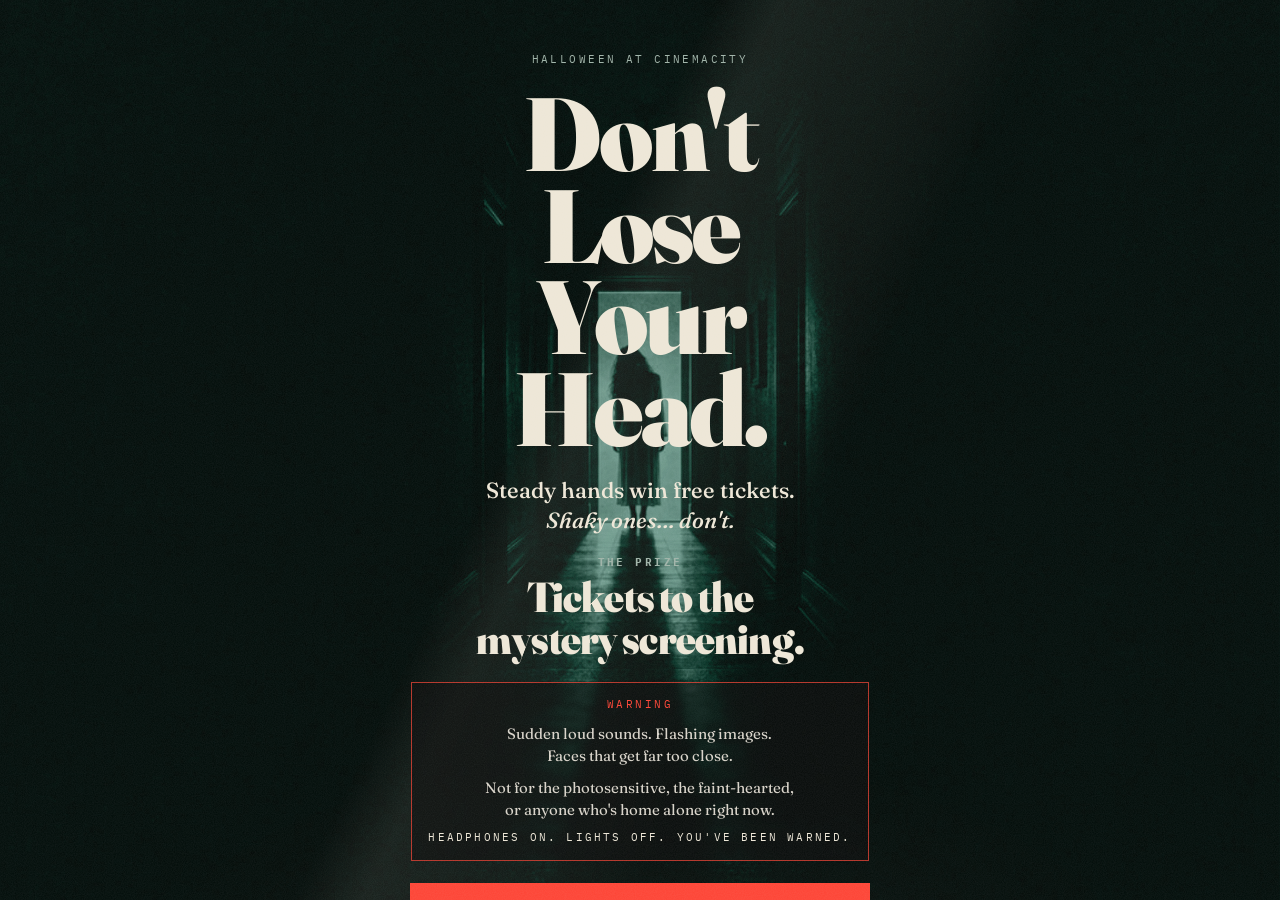
<file: index.html>
<!doctype html>
<html lang="en">
<head>
<meta charset="utf-8">
<meta name="viewport" content="width=device-width, initial-scale=1, viewport-fit=cover, user-scalable=no, maximum-scale=1">
<meta name="theme-color" content="#0C3E30">
<meta name="description" content="A steady-hand web game. Each level is harder than the last. Touch a wall and something comes for you.">
<!-- Link preview (WhatsApp, iMessage, X). og:image must be an ABSOLUTE url: update the domain when the game is hosted. -->
<meta property="og:type" content="website">
<meta property="og:site_name" content="Halloween at Cinemacity">
<meta property="og:title" content="Don't Lose Your Head — steady hands win free tickets">
<meta property="og:description" content="Three levels. Don't touch the walls. Beat my time and win tickets to Cinemacity's mystery screening.">
<meta property="og:url" content="https://dcallen92.github.io/dont-lose-your-head/">
<meta property="og:image" content="https://dcallen92.github.io/dont-lose-your-head/assets/og-image.jpg">
<meta property="og:image:width" content="1200">
<meta property="og:image:height" content="630">
<meta name="twitter:card" content="summary_large_image">
<meta name="twitter:title" content="Don't Lose Your Head — steady hands win free tickets">
<meta name="twitter:image" content="https://dcallen92.github.io/dont-lose-your-head/assets/og-image.jpg">
<title>Don't Lose Your Head — Halloween at Cinemacity</title>
<link rel="preconnect" href="https://fonts.googleapis.com">
<link rel="preconnect" href="https://fonts.gstatic.com" crossorigin>
<link href="https://fonts.googleapis.com/css2?family=Fraunces:ital,opsz,wght@0,9..144,500;0,9..144,900;1,9..144,500&family=IBM+Plex+Mono:wght@400;500&display=swap" rel="stylesheet">
<link rel="stylesheet" href="css/style.css">
</head>
<body>

<div id="grain" aria-hidden="true"></div>

<!-- LANDING -->
<section class="screen active" id="s-landing">
  <div id="landing-bg" aria-hidden="true"></div>
  <div class="beam"></div>
  <div class="wrap center landing">
    <p class="label">Halloween at Cinemacity</p>
    <h1 class="title">Don't<br>Lose<br>Your Head.</h1>
    <p class="lede">Steady hands win free tickets.<br><span class="shaky">Shaky ones… don't.</span></p>
    <p class="prize"><span class="label">The prize</span>Tickets to the<br>mystery screening.</p>
    <div class="warn">
      <p class="label">Warning</p>
      <p>Sudden loud sounds. Flashing images.<br>Faces that get far too close.</p>
      <p>Not for the photosensitive, the faint-hearted,<br>or anyone who's home alone right now.</p>
      <p class="warn-cta">Headphones on. Lights off. You've been warned.</p>
    </div>
    <button class="btn primary" id="btn-begin">I'm in</button>
    <p class="loading label" id="loadstate">Preloading the dark…</p>
    <div id="vu-wrap" aria-hidden="true"><i id="vu"></i></div>
    <div class="settings">
      <label class="toggle"><input type="checkbox" id="opt-sound" checked><span>Ambient sound</span></label>
      <label class="toggle"><input type="checkbox" id="opt-offset" checked><span>Cursor above fingertip (mobile)</span></label>
    </div>
  </div>
</section>

<!-- HOW TO PLAY -->
<section class="screen" id="s-howto">
  <div class="wrap center">
    <canvas id="hint" width="300" height="200"></canvas>
    <h2 class="h2">Start on the light.<br>Don't touch the walls.<br>Don't look back.</h2>
    <p class="label" id="howto-touch">On a phone the red dot floats above your fingertip, so your finger never hides the path.</p>
  </div>
</section>

<!-- LEVEL CARD -->
<section class="screen black" id="s-card">
  <div class="wrap center">
    <p class="label" id="card-label">Level 1</p>
    <h2 class="h2" id="card-title">The Hallway</h2>
  </div>
</section>

<!-- GAME -->
<section class="screen" id="s-game">
  <div id="level-plate" aria-hidden="true"></div>
  <header id="hud">
    <span class="label" id="hud-level">LEVEL 01 · THE HALLWAY</span>
    <span id="hud-timer"></span>
  </header>
  <div id="progress"><i id="progress-fill"></i></div>
  <div id="board-wrap"><canvas id="board"></canvas></div>
  <p class="label hint" id="hud-hint">Hover the light to start</p>
</section>

<!-- JUMP SCARE -->
<div id="s-scare" aria-hidden="true">
  <img id="scare-img" alt="">
</div>

<!-- LOSE -->
<section class="screen" id="s-lose">
  <div class="wrap center">
    <h2 class="title sm">You lost<br>your head.</h2>
    <p class="lede">You're scared person <strong id="lose-count">#1,204</strong>.<br>You made it to <span id="lose-level">Level 1</span>.</p>
    <p class="label">Only those who clear all three levels enter the draw.</p>
    <div class="stack">
      <button class="btn primary" data-act="again">Play again</button>
      <button class="btn" data-act="share">Share</button>
    </div>
  </div>
</section>

<!-- WIN -->
<section class="screen spotlight" id="s-win">
  <div class="wrap center">
    <h2 class="title sm">…You kept<br>your head?</h2>
    <p class="label">Your time · all three levels</p>
    <p class="time" id="win-time">0:00.00</p>
    <p class="lede">Bonus entry unlocked.<br>See you in the dark.</p>
    <div class="stack">
      <button class="btn primary" data-act="board">Join the leaderboard</button>
      <button class="btn" data-act="enter">Enter the draw</button>
      <button class="btn" data-act="share">Share</button>
      <button class="btn" data-act="again">Play again</button>
    </div>
    <p class="label closed-note">The draw is closed. The game isn't.</p>
  </div>
</section>

<!-- LEADERBOARD -->
<section class="screen scroll" id="s-board">
  <div class="wrap center">
    <p class="label">The steadiest hands</p>
    <h2 class="h2">Leaderboard</h2>
    <p class="time sm" id="board-time">0:00.00</p>
    <form id="board-form" class="board-form">
      <input name="name" type="text" maxlength="18" placeholder="Your name" autocomplete="nickname" required>
      <button class="btn primary" type="submit">Save my time</button>
    </form>
    <p class="label" id="board-rank"></p>
    <ol id="board-list"></ol>
    <p class="label" id="board-scope"></p>
    <div class="stack">
      <button class="btn primary" data-act="enter">Enter the draw</button>
      <button class="btn" data-act="share">Challenge a friend</button>
      <button class="btn" data-act="again">Play again</button>
    </div>
  </div>
</section>

<!-- ENTRY FORM -->
<section class="screen scroll" id="s-form">
  <div class="wrap">
    <p class="label">The draw · 10 pairs of tickets</p>
    <h2 class="h2">Brave enough to come?<br>Enter the draw.</h2>
    <form id="entry" novalidate>
      <label>Full name<input name="name" type="text" autocomplete="name" required></label>
      <label>Email<input name="email" type="email" autocomplete="email" required></label>
      <label>Mobile (UAE)<input name="mobile" type="tel" inputmode="tel" placeholder="05x xxx xxxx" autocomplete="tel" required></label>
      <label>Preferred cinema<select name="cinema" required></select></label>
      <label>Preferred night<select name="night" required></select></label>
      <label>Instagram handle <span class="opt">(optional)</span><input name="instagram" type="text" placeholder="@"></label>
      <label class="check"><input name="terms" type="checkbox" required><span>I accept the <a id="terms-link" href="#terms" target="_blank" rel="noopener">terms &amp; conditions</a> and the <a id="privacy-link" href="#privacy" target="_blank" rel="noopener">privacy notice</a>.</span></label>
      <label class="check"><input name="marketing" type="checkbox"><span>Keep me posted on Cinemacity screenings and offers.</span></label>
      <div id="turnstile"></div>
      <input type="hidden" name="level" value="">
      <input type="hidden" name="bonus" value="0">
      <input type="hidden" name="utm" value="">
      <p class="error label" id="form-error"></p>
      <button class="btn primary" type="submit">Enter the draw</button>
      <button class="btn" type="button" data-act="back">Back</button>
    </form>
  </div>
</section>

<!-- THANK YOU -->
<section class="screen" id="s-thanks">
  <div class="wrap center">
    <h2 class="title sm">You're in.</h2>
    <p class="lede">Winners hear from us on 29 Oct.<br>Now send this to the friend who'd scream loudest.</p>
    <div class="stack">
      <button class="btn primary" data-act="share">Share</button>
      <button class="btn" data-act="again">Play again</button>
      <a class="btn" id="book-link" href="#" target="_blank" rel="noopener">Book a seat anyway</a>
    </div>
  </div>
</section>

<!-- ROTATE -->
<section class="screen" id="s-rotate">
  <div class="wrap center">
    <h2 class="h2">Rotate your phone.</h2>
    <p class="label">The dark is taller than it is wide.</p>
  </div>
</section>

<!-- SHARE SHEET -->
<div id="s-share" role="dialog" aria-label="Share">
  <div class="sheet">
    <p class="label" id="share-status">Link copied.</p>
    <h3 class="h2">Send it to the friend<br>who'd scream loudest.</h3>
    <p class="share-link" id="share-link"></p>
    <div class="share-grid">
      <a class="btn" id="sh-wa" target="_blank" rel="noopener">WhatsApp</a>
      <a class="btn" id="sh-tg" target="_blank" rel="noopener">Telegram</a>
      <a class="btn" id="sh-x" target="_blank" rel="noopener">X</a>
      <a class="btn" id="sh-mail">Email</a>
      <button class="btn" id="sh-copy" type="button">Copy link</button>
      <button class="btn" id="sh-story" type="button">Save story image</button>
    </div>
    <button class="btn primary" id="sh-native" type="button">More options…</button>
    <button class="btn ghost" id="sh-close" type="button">Close</button>
  </div>
</div>
<canvas id="sharecard" width="1080" height="1920" hidden></canvas>

<script src="js/config.js"></script>
<script src="levels/levels.js"></script>
<script src="js/game.js"></script>
</body>
</html>
</file>
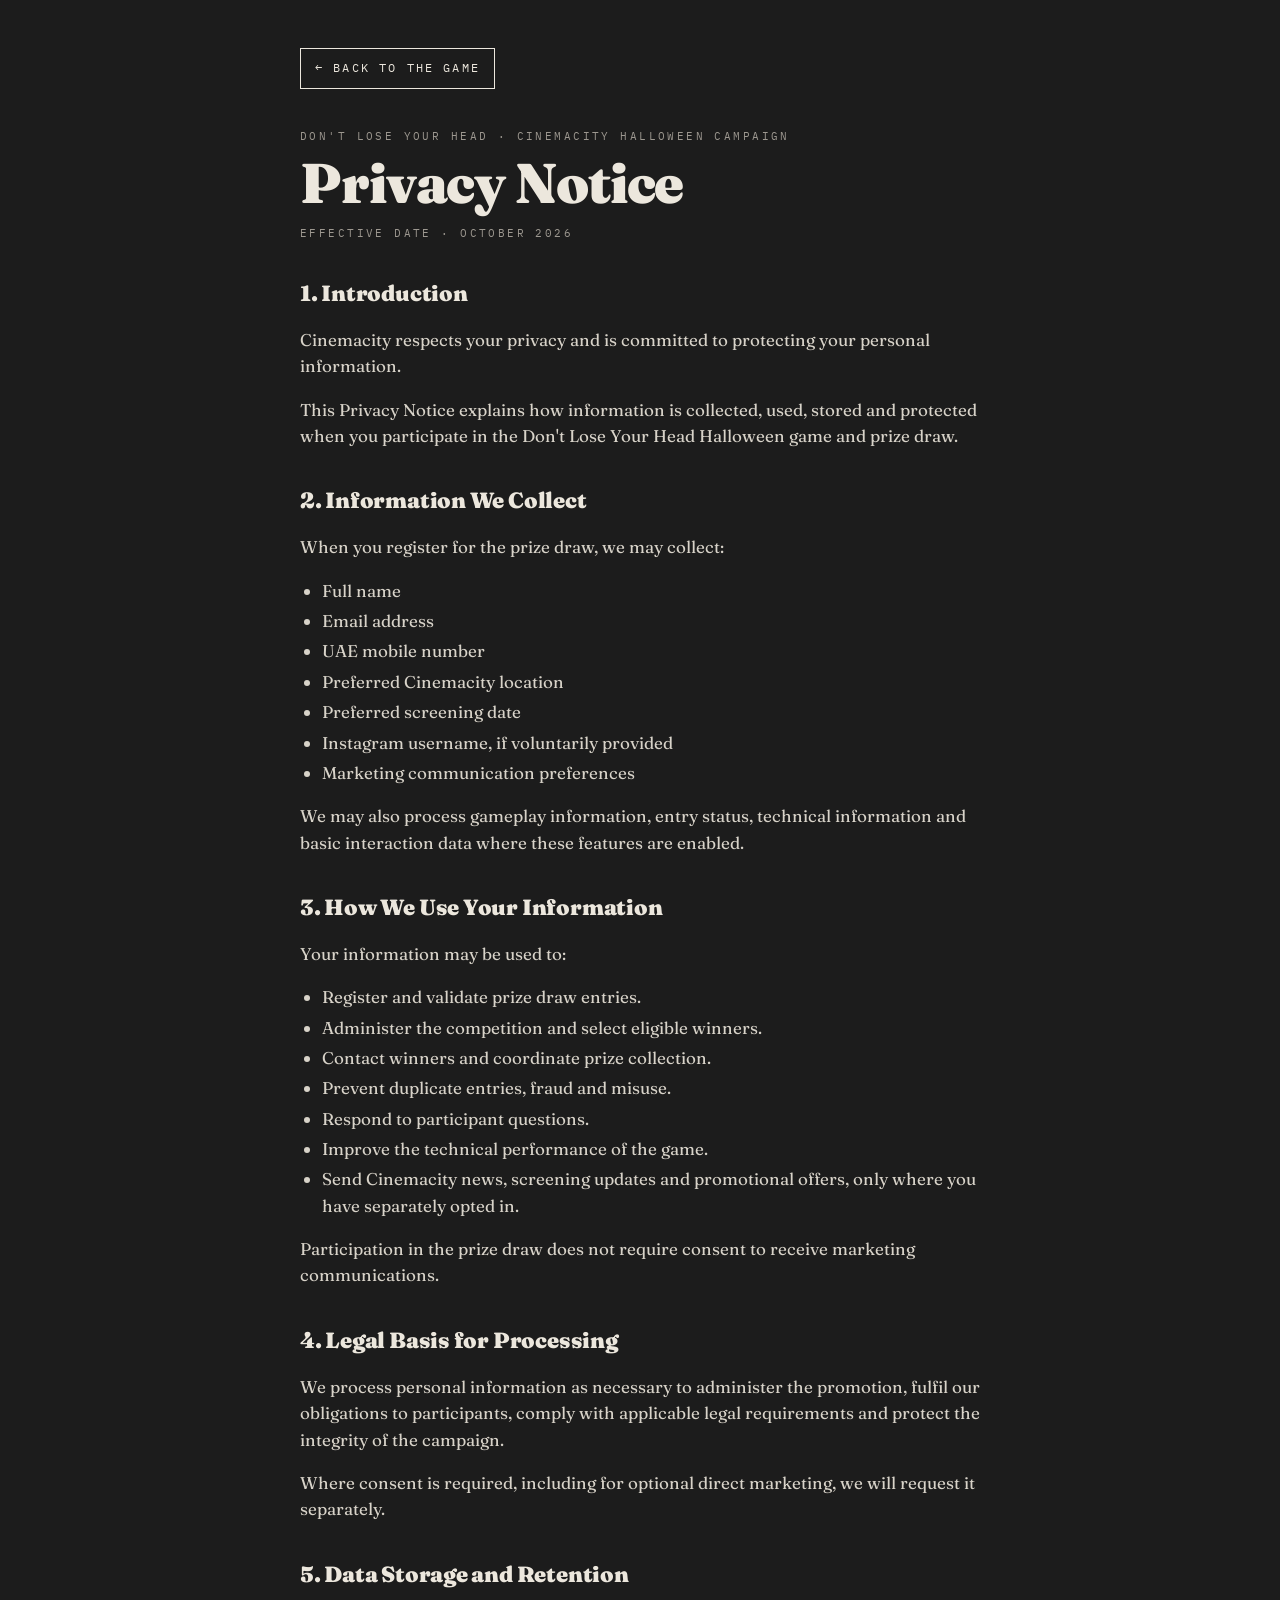
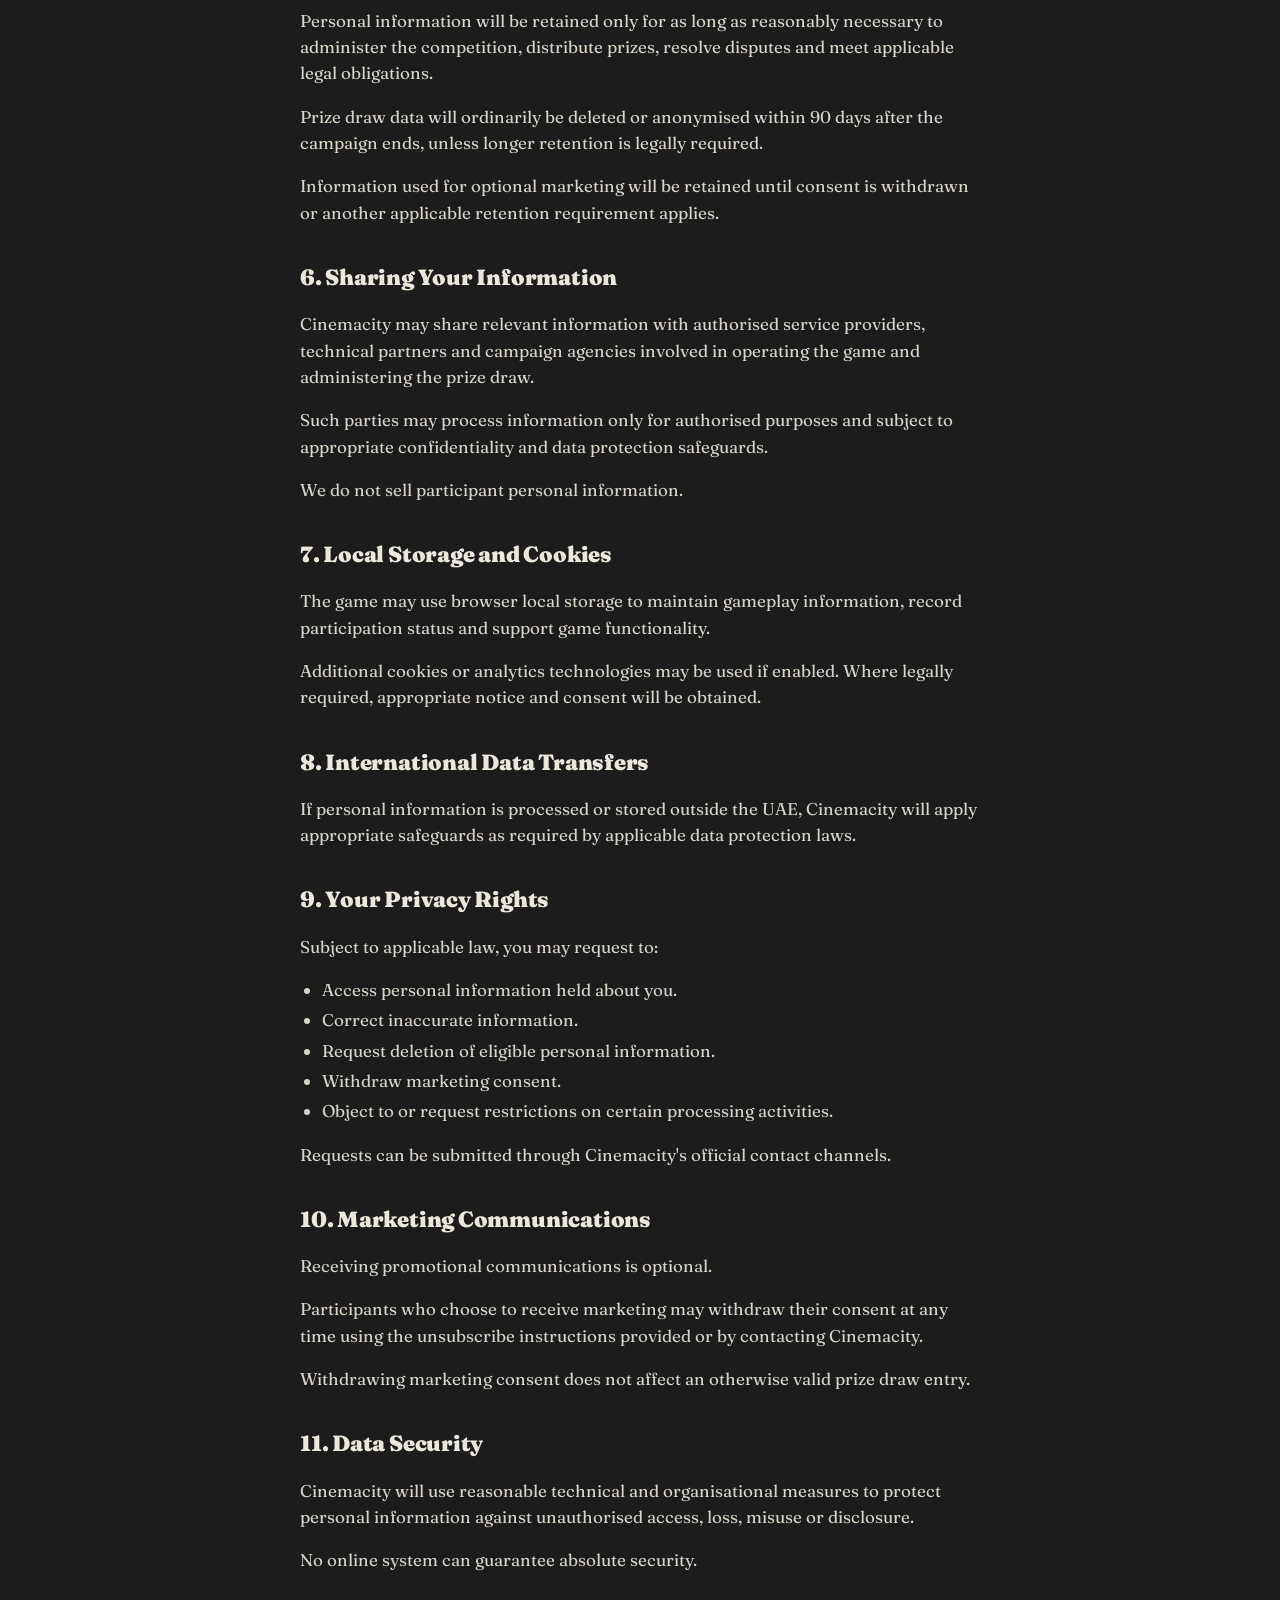
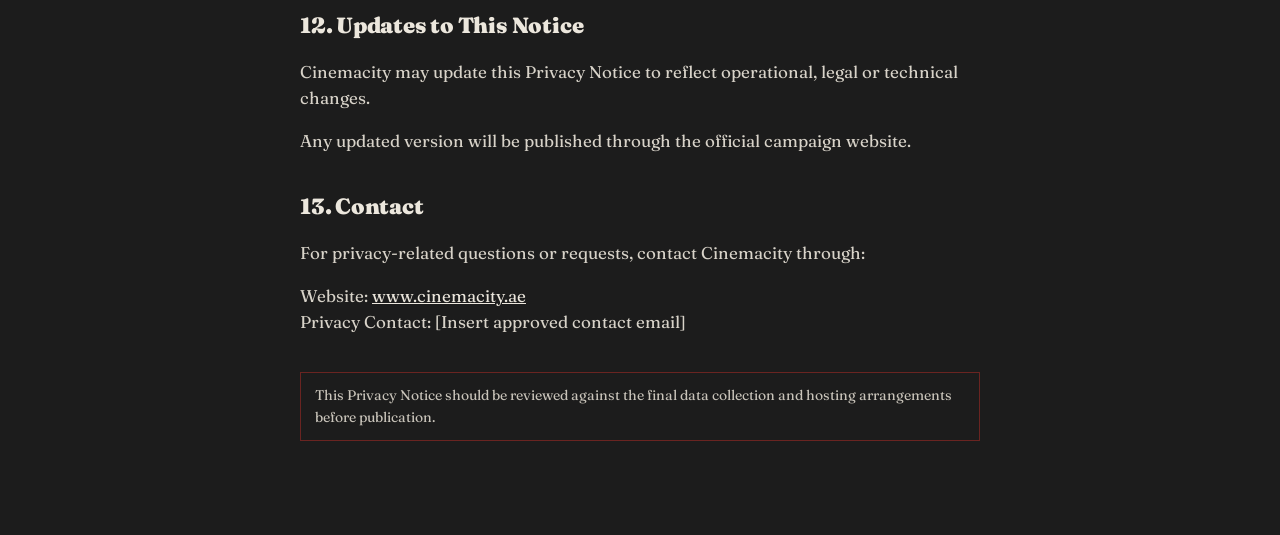
<file: privacy.html>
<!doctype html><html lang="en"><head><meta charset="utf-8"><meta name="viewport" content="width=device-width,initial-scale=1"><title>Privacy Notice — Don't Lose Your Head</title>
<link href="https://fonts.googleapis.com/css2?family=Fraunces:opsz,wght@9..144,500;9..144,900&family=IBM+Plex+Mono:wght@400;500&display=swap" rel="stylesheet">
<style>
:root{--charcoal:#1C1C1C;--ivory:#ECE7DD;--dim:#9d9890;--blood:#9E2B25}
*{box-sizing:border-box}body{margin:0;background:var(--charcoal);color:var(--ivory);font:17px/1.55 Fraunces,Georgia,serif;-webkit-font-smoothing:antialiased}
main{max-width:720px;margin:0 auto;padding:48px 20px 80px}
.label{font-family:'IBM Plex Mono',monospace;font-size:11px;letter-spacing:.22em;text-transform:uppercase;color:var(--dim)}
h1{font-weight:900;font-size:clamp(34px,8vw,56px);line-height:.95;letter-spacing:-.02em;margin:10px 0 6px}
h2{font-weight:900;font-size:22px;margin:34px 0 8px;letter-spacing:-.01em}
p,li{color:#d8d3c9}ul,ol{padding-left:22px}li{margin:4px 0}
.meta{display:flex;flex-direction:column;gap:4px;margin:16px 0 8px}
a{color:var(--ivory)}.back{display:inline-block;margin-bottom:28px;font-family:'IBM Plex Mono',monospace;font-size:12px;letter-spacing:.18em;text-transform:uppercase;text-decoration:none;border:1px solid var(--ivory);padding:10px 14px}
.note{border:1px solid rgba(158,43,37,.6);padding:12px 14px;font-size:14px;color:#c9c4ba;margin-top:36px}
</style></head><body><main><a class="back" href="index.html">← Back to the game</a>
<p class="label">Don't Lose Your Head · Cinemacity Halloween campaign</p><h1>Privacy Notice</h1>

<div class="meta"><span class="label">Effective date · October 2026</span></div>
<h2>1. Introduction</h2>
<p>Cinemacity respects your privacy and is committed to protecting your personal information.</p>
<p>This Privacy Notice explains how information is collected, used, stored and protected when you participate in the Don't Lose Your Head Halloween game and prize draw.</p>
<h2>2. Information We Collect</h2>
<p>When you register for the prize draw, we may collect:</p>
<ul><li>Full name</li><li>Email address</li><li>UAE mobile number</li><li>Preferred Cinemacity location</li><li>Preferred screening date</li><li>Instagram username, if voluntarily provided</li><li>Marketing communication preferences</li></ul>
<p>We may also process gameplay information, entry status, technical information and basic interaction data where these features are enabled.</p>
<h2>3. How We Use Your Information</h2>
<p>Your information may be used to:</p>
<ul><li>Register and validate prize draw entries.</li><li>Administer the competition and select eligible winners.</li><li>Contact winners and coordinate prize collection.</li><li>Prevent duplicate entries, fraud and misuse.</li><li>Respond to participant questions.</li><li>Improve the technical performance of the game.</li><li>Send Cinemacity news, screening updates and promotional offers, only where you have separately opted in.</li></ul>
<p>Participation in the prize draw does not require consent to receive marketing communications.</p>
<h2>4. Legal Basis for Processing</h2>
<p>We process personal information as necessary to administer the promotion, fulfil our obligations to participants, comply with applicable legal requirements and protect the integrity of the campaign.</p>
<p>Where consent is required, including for optional direct marketing, we will request it separately.</p>
<h2>5. Data Storage and Retention</h2>
<p>Personal information will be retained only for as long as reasonably necessary to administer the competition, distribute prizes, resolve disputes and meet applicable legal obligations.</p>
<p>Prize draw data will ordinarily be deleted or anonymised within 90 days after the campaign ends, unless longer retention is legally required.</p>
<p>Information used for optional marketing will be retained until consent is withdrawn or another applicable retention requirement applies.</p>
<h2>6. Sharing Your Information</h2>
<p>Cinemacity may share relevant information with authorised service providers, technical partners and campaign agencies involved in operating the game and administering the prize draw.</p>
<p>Such parties may process information only for authorised purposes and subject to appropriate confidentiality and data protection safeguards.</p>
<p>We do not sell participant personal information.</p>
<h2>7. Local Storage and Cookies</h2>
<p>The game may use browser local storage to maintain gameplay information, record participation status and support game functionality.</p>
<p>Additional cookies or analytics technologies may be used if enabled. Where legally required, appropriate notice and consent will be obtained.</p>
<h2>8. International Data Transfers</h2>
<p>If personal information is processed or stored outside the UAE, Cinemacity will apply appropriate safeguards as required by applicable data protection laws.</p>
<h2>9. Your Privacy Rights</h2>
<p>Subject to applicable law, you may request to:</p>
<ul><li>Access personal information held about you.</li><li>Correct inaccurate information.</li><li>Request deletion of eligible personal information.</li><li>Withdraw marketing consent.</li><li>Object to or request restrictions on certain processing activities.</li></ul>
<p>Requests can be submitted through Cinemacity's official contact channels.</p>
<h2>10. Marketing Communications</h2>
<p>Receiving promotional communications is optional.</p>
<p>Participants who choose to receive marketing may withdraw their consent at any time using the unsubscribe instructions provided or by contacting Cinemacity.</p>
<p>Withdrawing marketing consent does not affect an otherwise valid prize draw entry.</p>
<h2>11. Data Security</h2>
<p>Cinemacity will use reasonable technical and organisational measures to protect personal information against unauthorised access, loss, misuse or disclosure.</p>
<p>No online system can guarantee absolute security.</p>
<h2>12. Updates to This Notice</h2>
<p>Cinemacity may update this Privacy Notice to reflect operational, legal or technical changes.</p>
<p>Any updated version will be published through the official campaign website.</p>
<h2>13. Contact</h2>
<p>For privacy-related questions or requests, contact Cinemacity through:</p>
<p>Website: <a href="https://www.cinemacity.ae" target="_blank" rel="noopener">www.cinemacity.ae</a><br>Privacy Contact: [Insert approved contact email]</p>
<p class="note">This Privacy Notice should be reviewed against the final data collection and hosting arrangements before publication.</p>
</main></body></html>
</file>
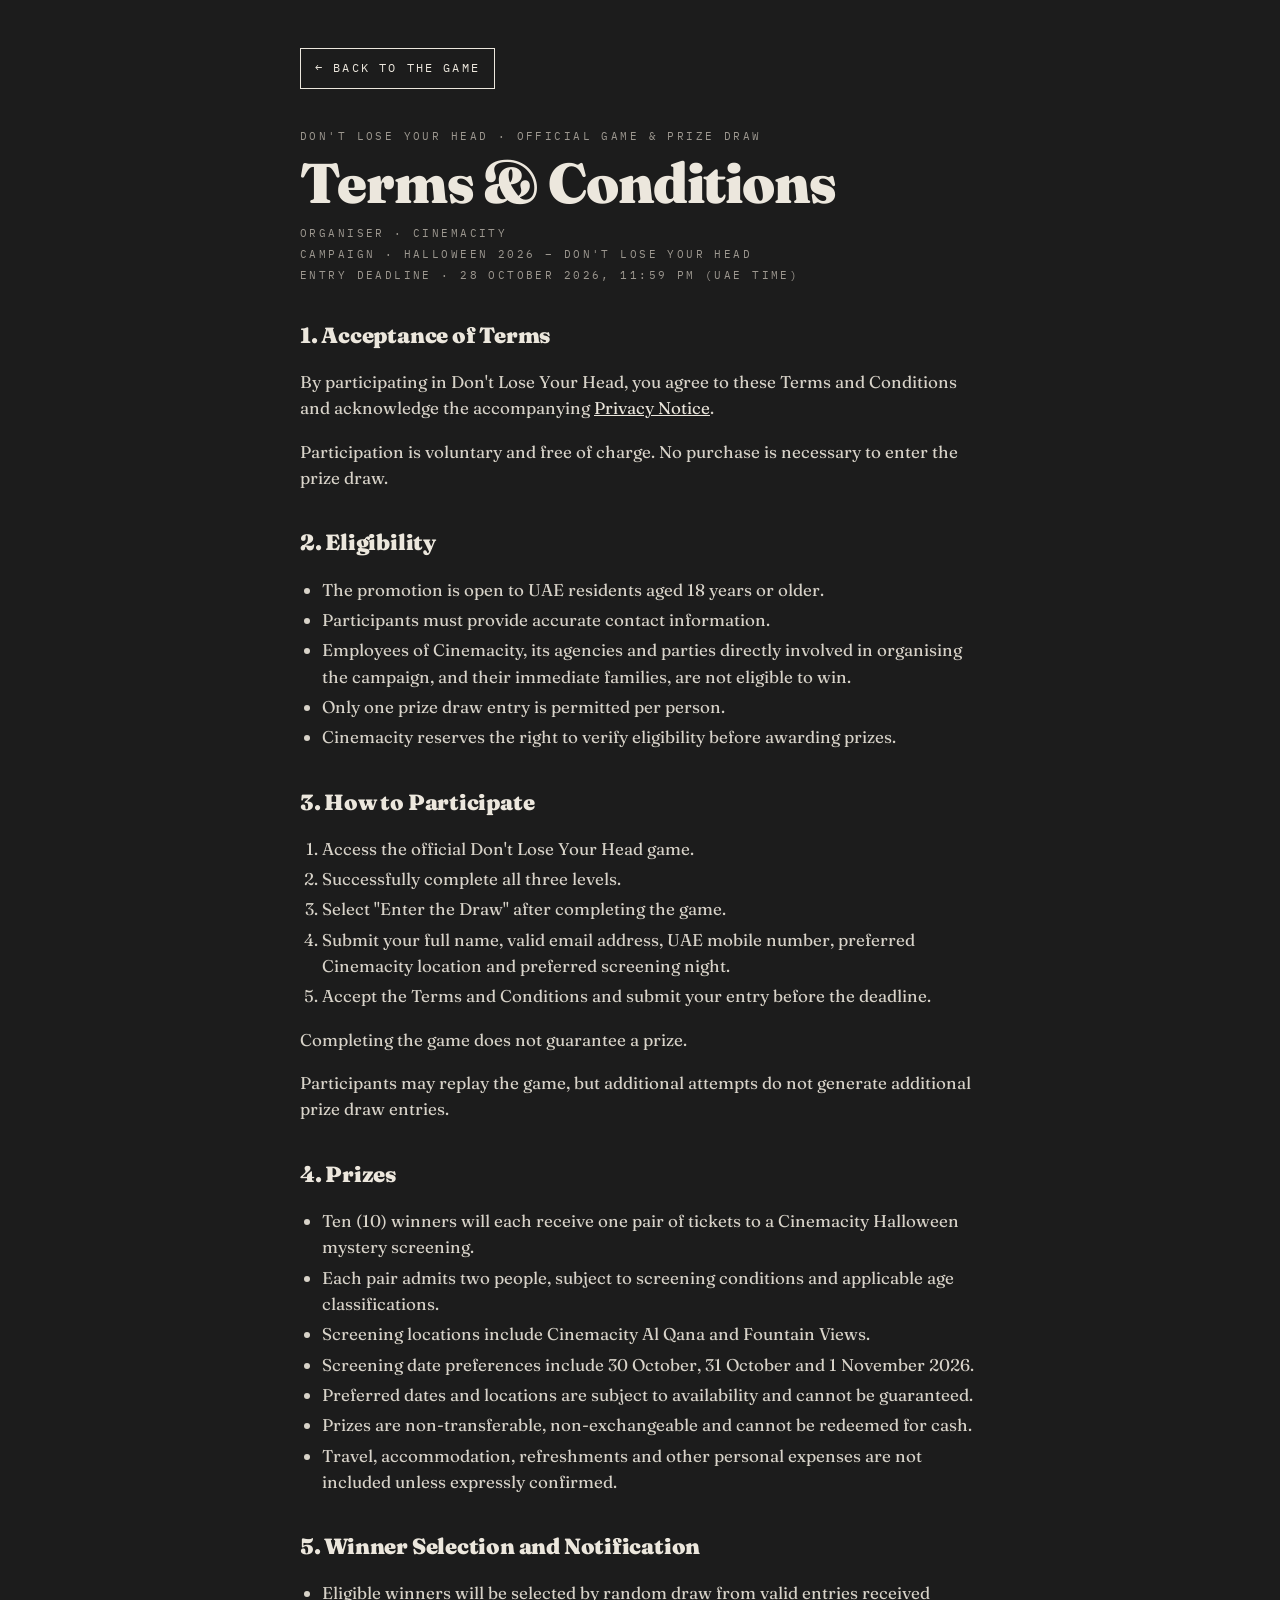
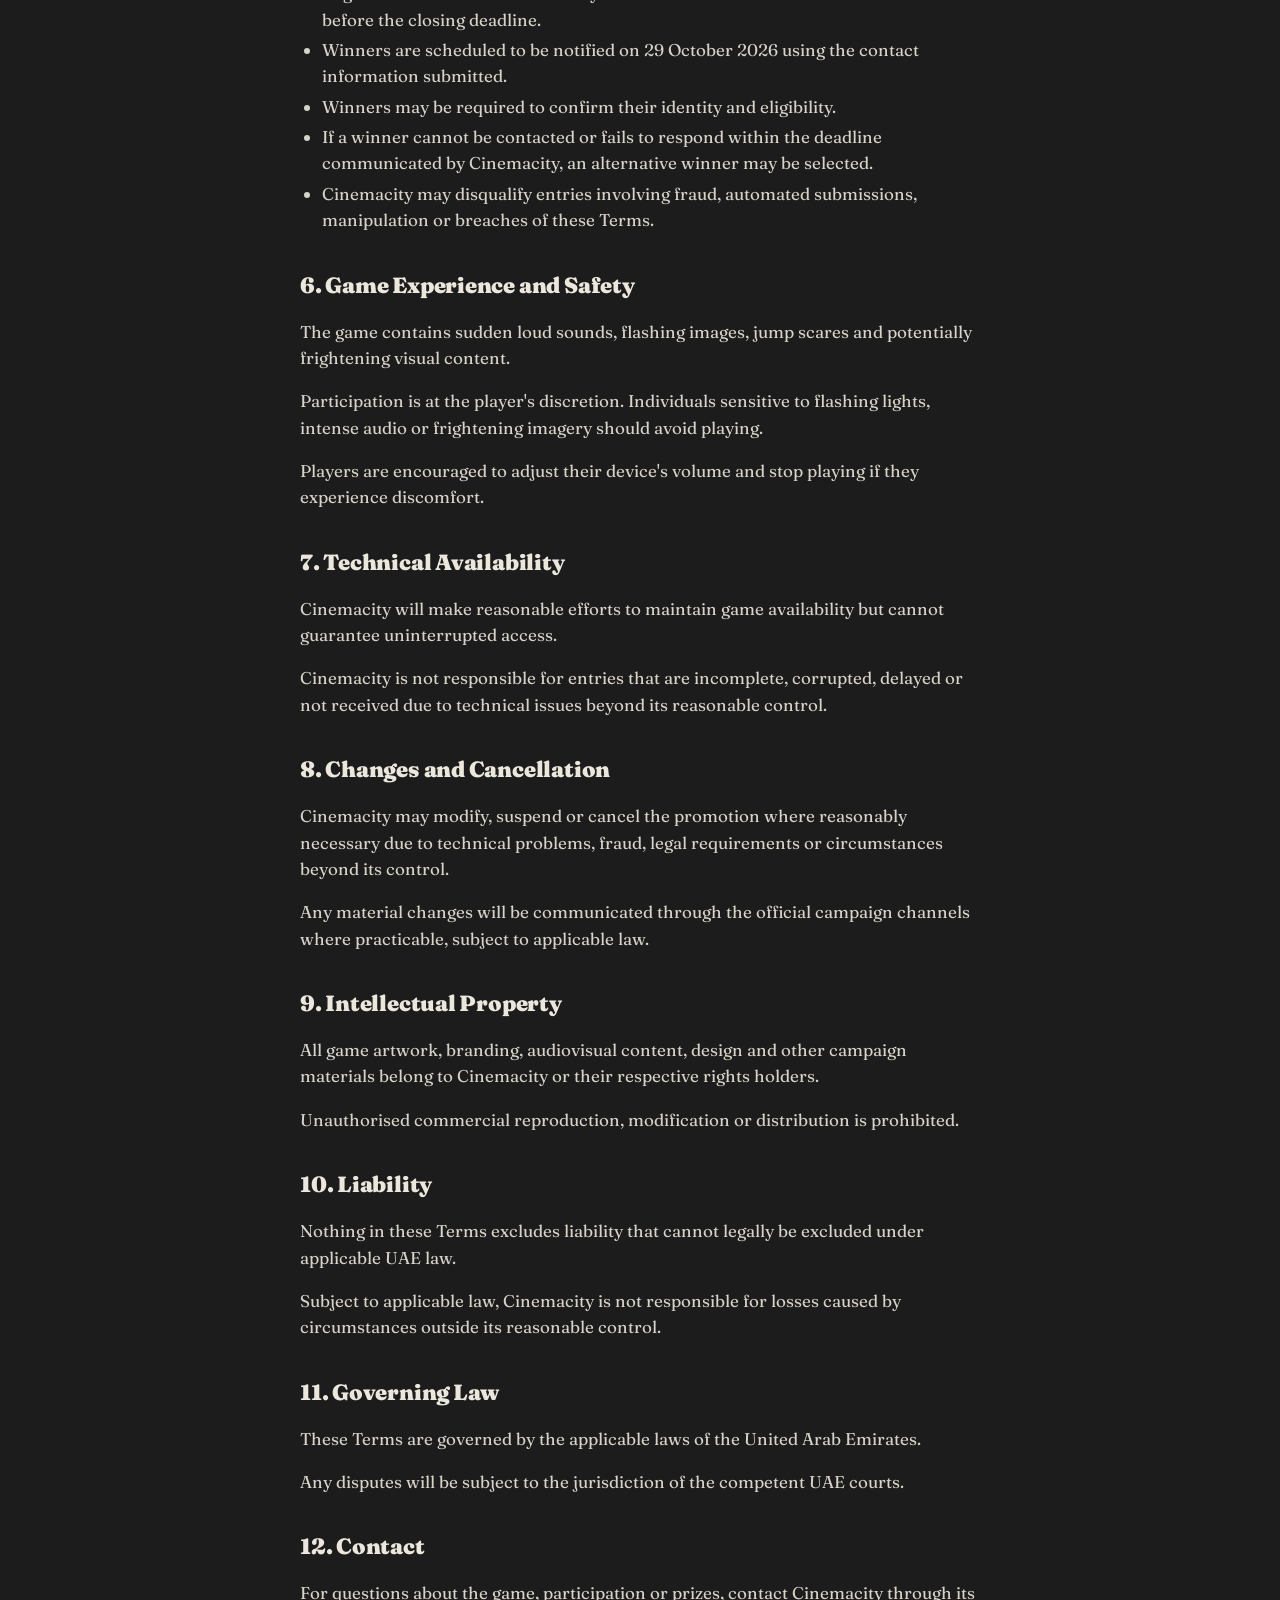
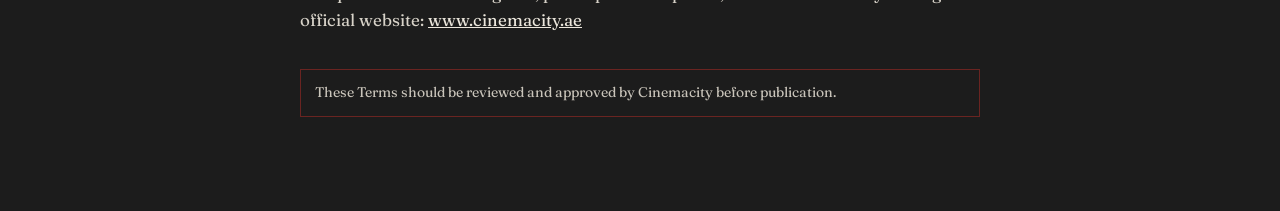
<file: terms.html>
<!doctype html><html lang="en"><head><meta charset="utf-8"><meta name="viewport" content="width=device-width,initial-scale=1"><title>Terms & Conditions — Don't Lose Your Head</title>
<link href="https://fonts.googleapis.com/css2?family=Fraunces:opsz,wght@9..144,500;9..144,900&family=IBM+Plex+Mono:wght@400;500&display=swap" rel="stylesheet">
<style>
:root{--charcoal:#1C1C1C;--ivory:#ECE7DD;--dim:#9d9890;--blood:#9E2B25}
*{box-sizing:border-box}body{margin:0;background:var(--charcoal);color:var(--ivory);font:17px/1.55 Fraunces,Georgia,serif;-webkit-font-smoothing:antialiased}
main{max-width:720px;margin:0 auto;padding:48px 20px 80px}
.label{font-family:'IBM Plex Mono',monospace;font-size:11px;letter-spacing:.22em;text-transform:uppercase;color:var(--dim)}
h1{font-weight:900;font-size:clamp(34px,8vw,56px);line-height:.95;letter-spacing:-.02em;margin:10px 0 6px}
h2{font-weight:900;font-size:22px;margin:34px 0 8px;letter-spacing:-.01em}
p,li{color:#d8d3c9}ul,ol{padding-left:22px}li{margin:4px 0}
.meta{display:flex;flex-direction:column;gap:4px;margin:16px 0 8px}
a{color:var(--ivory)}.back{display:inline-block;margin-bottom:28px;font-family:'IBM Plex Mono',monospace;font-size:12px;letter-spacing:.18em;text-transform:uppercase;text-decoration:none;border:1px solid var(--ivory);padding:10px 14px}
.note{border:1px solid rgba(158,43,37,.6);padding:12px 14px;font-size:14px;color:#c9c4ba;margin-top:36px}
</style></head><body><main><a class="back" href="index.html">← Back to the game</a>
<p class="label">Don't Lose Your Head · Official game & prize draw</p><h1>Terms & Conditions</h1>

<div class="meta"><span class="label">Organiser · Cinemacity</span><span class="label">Campaign · Halloween 2026 – Don't Lose Your Head</span><span class="label">Entry deadline · 28 October 2026, 11:59 PM (UAE time)</span></div>
<h2>1. Acceptance of Terms</h2>
<p>By participating in Don't Lose Your Head, you agree to these Terms and Conditions and acknowledge the accompanying <a href="privacy.html">Privacy Notice</a>.</p>
<p>Participation is voluntary and free of charge. No purchase is necessary to enter the prize draw.</p>
<h2>2. Eligibility</h2>
<ul><li>The promotion is open to UAE residents aged 18 years or older.</li><li>Participants must provide accurate contact information.</li><li>Employees of Cinemacity, its agencies and parties directly involved in organising the campaign, and their immediate families, are not eligible to win.</li><li>Only one prize draw entry is permitted per person.</li><li>Cinemacity reserves the right to verify eligibility before awarding prizes.</li></ul>
<h2>3. How to Participate</h2>
<ol><li>Access the official Don't Lose Your Head game.</li><li>Successfully complete all three levels.</li><li>Select "Enter the Draw" after completing the game.</li><li>Submit your full name, valid email address, UAE mobile number, preferred Cinemacity location and preferred screening night.</li><li>Accept the Terms and Conditions and submit your entry before the deadline.</li></ol>
<p>Completing the game does not guarantee a prize.</p>
<p>Participants may replay the game, but additional attempts do not generate additional prize draw entries.</p>
<h2>4. Prizes</h2>
<ul><li>Ten (10) winners will each receive one pair of tickets to a Cinemacity Halloween mystery screening.</li><li>Each pair admits two people, subject to screening conditions and applicable age classifications.</li><li>Screening locations include Cinemacity Al Qana and Fountain Views.</li><li>Screening date preferences include 30 October, 31 October and 1 November 2026.</li><li>Preferred dates and locations are subject to availability and cannot be guaranteed.</li><li>Prizes are non-transferable, non-exchangeable and cannot be redeemed for cash.</li><li>Travel, accommodation, refreshments and other personal expenses are not included unless expressly confirmed.</li></ul>
<h2>5. Winner Selection and Notification</h2>
<ul><li>Eligible winners will be selected by random draw from valid entries received before the closing deadline.</li><li>Winners are scheduled to be notified on 29 October 2026 using the contact information submitted.</li><li>Winners may be required to confirm their identity and eligibility.</li><li>If a winner cannot be contacted or fails to respond within the deadline communicated by Cinemacity, an alternative winner may be selected.</li><li>Cinemacity may disqualify entries involving fraud, automated submissions, manipulation or breaches of these Terms.</li></ul>
<h2>6. Game Experience and Safety</h2>
<p>The game contains sudden loud sounds, flashing images, jump scares and potentially frightening visual content.</p>
<p>Participation is at the player's discretion. Individuals sensitive to flashing lights, intense audio or frightening imagery should avoid playing.</p>
<p>Players are encouraged to adjust their device's volume and stop playing if they experience discomfort.</p>
<h2>7. Technical Availability</h2>
<p>Cinemacity will make reasonable efforts to maintain game availability but cannot guarantee uninterrupted access.</p>
<p>Cinemacity is not responsible for entries that are incomplete, corrupted, delayed or not received due to technical issues beyond its reasonable control.</p>
<h2>8. Changes and Cancellation</h2>
<p>Cinemacity may modify, suspend or cancel the promotion where reasonably necessary due to technical problems, fraud, legal requirements or circumstances beyond its control.</p>
<p>Any material changes will be communicated through the official campaign channels where practicable, subject to applicable law.</p>
<h2>9. Intellectual Property</h2>
<p>All game artwork, branding, audiovisual content, design and other campaign materials belong to Cinemacity or their respective rights holders.</p>
<p>Unauthorised commercial reproduction, modification or distribution is prohibited.</p>
<h2>10. Liability</h2>
<p>Nothing in these Terms excludes liability that cannot legally be excluded under applicable UAE law.</p>
<p>Subject to applicable law, Cinemacity is not responsible for losses caused by circumstances outside its reasonable control.</p>
<h2>11. Governing Law</h2>
<p>These Terms are governed by the applicable laws of the United Arab Emirates.</p>
<p>Any disputes will be subject to the jurisdiction of the competent UAE courts.</p>
<h2>12. Contact</h2>
<p>For questions about the game, participation or prizes, contact Cinemacity through its official website: <a href="https://www.cinemacity.ae" target="_blank" rel="noopener">www.cinemacity.ae</a></p>
<p class="note">These Terms should be reviewed and approved by Cinemacity before publication.</p>
</main></body></html>
</file>
<file: css/style.css>
:root{
  /* campaign palette: deep green field, ivory type, hot accent */
  --charcoal:#0C3E30; --black:#07241B; --ivory:#EDE6D6; --ivory-dim:#9fb3a8; --blood:#FD4334;
  --serif:'Fraunces',Georgia,serif; --mono:'IBM Plex Mono',ui-monospace,Menlo,monospace;
}
*{box-sizing:border-box;margin:0;padding:0}
html,body{height:100%;background:var(--charcoal);color:var(--ivory);font-family:var(--serif);
  -webkit-font-smoothing:antialiased;overscroll-behavior:none;overflow:hidden;
  -webkit-user-select:none;user-select:none;-webkit-touch-callout:none;-webkit-tap-highlight-color:transparent}
body.playing{cursor:none}

/* film grain over everything */
#grain{position:fixed;inset:-50%;width:200%;height:200%;pointer-events:none;z-index:50;opacity:.14;mix-blend-mode:screen;
  background-image:url("data:image/svg+xml,%3Csvg xmlns='http://www.w3.org/2000/svg' width='300' height='300'%3E%3Cfilter id='n'%3E%3CfeTurbulence type='fractalNoise' baseFrequency='.9' numOctaves='2' stitchTiles='stitch'/%3E%3CfeColorMatrix values='0 0 0 0 0.9 0 0 0 0 0.88 0 0 0 0 0.84 0 0 0 .55 0'/%3E%3C/filter%3E%3Crect width='100%25' height='100%25' filter='url(%23n)'/%3E%3C/svg%3E");
  animation:grain .5s steps(4) infinite}
@keyframes grain{0%{transform:translate(0,0)}25%{transform:translate(-3%,2%)}50%{transform:translate(2%,-3%)}75%{transform:translate(-1%,-1%)}100%{transform:translate(3%,1%)}}

.screen{position:fixed;inset:0;display:none;flex-direction:column;align-items:center;justify-content:center;background:var(--charcoal);z-index:10}
.screen.active{display:flex}
.screen.black{background:var(--black)}
.screen.scroll{justify-content:flex-start;overflow-y:auto;-webkit-overflow-scrolling:touch;padding:max(24px,env(safe-area-inset-top)) 0 40px}
.wrap{width:min(100% - 40px,460px);display:flex;flex-direction:column;gap:18px}
.wrap.center{text-align:center;align-items:center}

.label{font-family:var(--mono);font-size:11px;letter-spacing:.22em;text-transform:uppercase;color:var(--ivory-dim)}
.title{font-weight:900;font-size:clamp(56px,16vw,104px);line-height:.88;letter-spacing:-.03em;font-variation-settings:'opsz' 144}
.title.sm{font-size:clamp(44px,12vw,80px)}
.h2{font-weight:900;font-size:clamp(28px,7vw,44px);line-height:1.02;letter-spacing:-.02em;font-variation-settings:'opsz' 144}
.lede{font-size:clamp(17px,4.6vw,22px);line-height:1.35;font-weight:500;color:var(--ivory)}
.lede strong{color:var(--ivory);font-weight:900}
.prize{color:var(--ivory)}

.beam{position:absolute;inset:0;pointer-events:none;z-index:-1;
  background:
   linear-gradient(115deg,transparent 42%,rgba(236,231,221,.16) 46%,rgba(236,231,221,.06) 58%,transparent 62%),
   radial-gradient(60% 40% at 50% 110%,rgba(236,231,221,.08),transparent 70%)}
.spotlight{background:radial-gradient(42% 32% at 50% 38%,rgba(236,231,221,.22),rgba(28,28,28,0) 70%) var(--black)}

.warn{border:1px solid rgba(236,231,221,.25);padding:14px 16px;font-size:14px;line-height:1.45;display:flex;flex-direction:column;gap:6px;color:#c9c4ba}
.btn{font-family:var(--mono);font-size:13px;letter-spacing:.2em;text-transform:uppercase;padding:16px 22px;background:transparent;color:var(--ivory);
  border:1px solid var(--ivory);cursor:pointer;width:100%;text-align:center;text-decoration:none;display:block;transition:background .15s,color .15s}
.btn.primary{background:var(--ivory);color:var(--charcoal);font-weight:500}
.btn:active{transform:translateY(1px)}
.btn[disabled]{opacity:.4;pointer-events:none}
.stack{display:flex;flex-direction:column;gap:10px;width:100%}
.loading{text-align:center}
.settings{margin-top:4px}
.toggle{display:flex;gap:10px;align-items:center;font-family:var(--mono);font-size:11px;letter-spacing:.12em;color:var(--ivory-dim);cursor:pointer}
.toggle input{accent-color:var(--ivory)}
.closed-note{display:none}
body.closed .closed-note{display:block}
body.closed [data-act="enter"]{display:none}

/* how-to */
#hint{width:min(100% - 40px,300px);height:auto;border:1px solid rgba(236,231,221,.15)}

/* game */
#s-landing,#s-lose,#s-win,#s-thanks{overflow-y:auto;justify-content:safe center;padding:max(24px,env(safe-area-inset-top)) 0 32px}
#s-game{justify-content:flex-start;background:var(--black);touch-action:none;overscroll-behavior:none}
#hud{width:100%;display:flex;justify-content:space-between;align-items:center;padding:calc(12px + env(safe-area-inset-top)) 18px 8px;z-index:2;position:relative}
#hud-timer{font-family:var(--mono);font-variant-numeric:tabular-nums;color:var(--ivory);font-size:22px;line-height:1;letter-spacing:.04em;font-weight:500;padding:4px 10px;border:1px solid rgba(237,230,214,.35);min-width:74px;text-align:center}
#hud-timer:empty{display:none}
#hud-timer.low{border-color:var(--blood);animation:tick .5s steps(2) infinite}
@keyframes tick{50%{opacity:.45}}
#hud-timer.low{color:var(--blood)}
#progress{width:100%;height:2px;background:rgba(236,231,221,.12)}
#progress-fill{display:block;height:100%;width:0;background:var(--ivory);transition:width .08s linear}
#board-wrap{flex:1;width:100%;display:flex;align-items:center;justify-content:center;min-height:0;padding:6px 0}
#board{display:block;background:var(--black);touch-action:none}
body:not(.playing) #s-game{cursor:default}
.hint{padding:10px 16px calc(14px + env(safe-area-inset-bottom));text-align:center;min-height:calc(2.6em + 24px + env(safe-area-inset-bottom));line-height:1.3;display:flex;align-items:center;justify-content:center} /* fixed height: the text changes on arming and the board must not move */

/* jump scare overlay */
#s-scare{position:fixed;inset:0;z-index:100;display:none;background:#000;overflow:hidden;align-items:center;justify-content:center}
#s-scare.on{display:flex}
#s-scare.flash{background:#fff}
#s-scare img{width:100%;height:100%;object-fit:cover;transform-origin:50% 50%;opacity:0}
#s-scare.on img{opacity:1;animation:lunge .15s cubic-bezier(.1,.9,.2,1) forwards,shake .09s linear .15s 12}
#s-scare.cut{background:#000}
#s-scare.cut img{animation:none;opacity:0}
@keyframes lunge{from{transform:scale(.6)}to{transform:scale(1.4)}}
@keyframes shake{0%{translate:0 0}25%{translate:-12px 8px}50%{translate:10px -9px}75%{translate:-7px -6px}100%{translate:9px 7px}}

/* form */
#entry{display:flex;flex-direction:column;gap:14px;width:100%}
#entry label{display:flex;flex-direction:column;gap:6px;font-family:var(--mono);font-size:11px;letter-spacing:.18em;text-transform:uppercase;color:var(--ivory-dim)}
#entry .opt{text-transform:none;letter-spacing:0}
#entry input[type=text],#entry input[type=email],#entry input[type=tel],#entry select{font:16px var(--serif);color:var(--ivory);background:#111;border:1px solid rgba(236,231,221,.3);padding:12px;border-radius:0;-webkit-appearance:none;appearance:none;width:100%}
#entry input:focus,#entry select:focus{outline:none;border-color:var(--ivory)}
#entry .check{flex-direction:row;align-items:flex-start;gap:10px;text-transform:none;letter-spacing:0;font-size:13px;line-height:1.4;color:#c9c4ba;font-family:var(--serif)}
#entry .check input{margin-top:3px;accent-color:var(--ivory)}
#entry a{color:var(--ivory)}
.error{color:var(--blood);min-height:1em;text-transform:none;letter-spacing:.05em}
body.form-closed #entry{display:none}

/* rotate card */
#s-rotate{z-index:40}
@media (orientation:landscape) and (max-height:520px) and (pointer:coarse){#s-rotate{display:flex}}

/* ---- landing v2 ---- */
#s-landing{background:var(--black)}
#landing-bg{position:absolute;inset:0;z-index:0;background:#0B0B0B center/cover no-repeat;opacity:.95;
  animation:creep 28s ease-in-out infinite alternate,flicker 9s steps(1) infinite;will-change:transform}
#s-landing .beam{z-index:1;opacity:.5}
#s-landing .wrap{position:relative;z-index:2;gap:22px;padding:28px 0}
@keyframes creep{from{transform:scale(1.02) translateY(0)}to{transform:scale(1.14) translateY(-1.5%)}}
@keyframes flicker{0%,100%{filter:brightness(1)}41%{filter:brightness(1)}42%{filter:brightness(.72)}43%{filter:brightness(1)}71%{filter:brightness(1)}72%{filter:brightness(.6)}72.6%{filter:brightness(1.05)}73%{filter:brightness(1)}}
.shaky{display:inline-block;animation:shaky .14s linear infinite;font-style:italic}
@keyframes shaky{0%{transform:translate(0,0) rotate(0)}20%{transform:translate(-1.4px,1px) rotate(-.6deg)}40%{transform:translate(1.2px,-1.1px) rotate(.5deg)}60%{transform:translate(-.9px,-.8px) rotate(-.4deg)}80%{transform:translate(1.3px,.9px) rotate(.6deg)}100%{transform:translate(0,0) rotate(0)}}
.prize{display:flex;flex-direction:column;gap:8px;font-weight:900;font-size:clamp(28px,7.4vw,42px);line-height:1;letter-spacing:-.02em;font-variation-settings:'opsz' 144;color:var(--ivory)}
.prize .label{color:var(--ivory-dim)}
.landing .warn{background:rgba(11,11,11,.55);backdrop-filter:blur(2px);border-color:rgba(158,43,37,.6);align-items:center;text-align:center;gap:10px;font-size:15px;color:#d8d3c9}
.landing .warn .label{color:var(--blood)}
.landing .warn .warn-cta{font-family:var(--mono);font-size:11px;letter-spacing:.2em;text-transform:uppercase;color:var(--ivory)}
.landing .settings{display:flex;flex-direction:column;gap:8px;align-items:center}
@media (prefers-reduced-motion:reduce){.shaky,#landing-bg{animation:none}}

/* ---- share sheet ---- */
#s-share{position:fixed;inset:0;z-index:60;display:none;align-items:flex-end;justify-content:center;background:rgba(0,0,0,.72)}
#s-share.on{display:flex}
#s-share .sheet{width:min(100%,520px);background:var(--charcoal);border-top:1px solid rgba(236,231,221,.25);padding:22px 20px calc(22px + env(safe-area-inset-bottom));display:flex;flex-direction:column;gap:14px;text-align:center;align-items:center;animation:sheet .25s ease-out}
@keyframes sheet{from{transform:translateY(30px);opacity:0}to{transform:none;opacity:1}}
#s-share .h2{font-size:clamp(22px,6vw,30px)}
.share-link{font-family:var(--mono);font-size:12px;letter-spacing:.04em;line-height:1.6;color:var(--ivory);white-space:pre-line;word-break:break-word;text-align:left;width:100%;padding:12px;border:1px solid rgba(237,230,214,.2);-webkit-user-select:all;user-select:all}
.share-grid{display:grid;grid-template-columns:1fr 1fr;gap:8px;width:100%}
.share-grid .btn{padding:14px 10px;font-size:12px}
.btn.ghost{border-color:transparent;color:var(--ivory-dim)}
@media (min-width:700px){#s-share{align-items:center}#s-share .sheet{border:1px solid rgba(236,231,221,.25)}}

/* ---- end-game key visual ---- */
#s-win,#s-form,#s-thanks{background:var(--kv,none) center/cover no-repeat,var(--charcoal)}
#s-win::before,#s-form::before,#s-thanks::before{content:"";position:absolute;inset:0;background:linear-gradient(180deg,rgba(11,11,11,.55),rgba(11,11,11,.25) 40%,rgba(11,11,11,.7));pointer-events:none}
#s-win .wrap,#s-form .wrap,#s-thanks .wrap{position:relative;z-index:1}
#s-win{background-color:var(--black)}

#vu-wrap{width:120px;height:2px;background:rgba(236,231,221,.15);overflow:hidden}
#vu{display:block;height:100%;width:100%;background:var(--blood);transform:scaleX(0);transform-origin:left;transition:transform .08s linear}

/* ---- brand grade over the monochrome plates ---- */
#landing-bg::after,#s-win::after,#s-form::after,#s-thanks::after{content:"";position:absolute;inset:0;pointer-events:none;
  background:#0C3E30;mix-blend-mode:color;opacity:.9}
#landing-bg::before,#s-win::before{content:"";position:absolute;inset:0;pointer-events:none;background:#0C3E30;mix-blend-mode:multiply;opacity:.45}
#s-win::before{background:linear-gradient(180deg,rgba(7,36,27,.55),rgba(7,36,27,.25) 40%,rgba(7,36,27,.7));mix-blend-mode:normal;opacity:1}
#s-scare::after{content:"";position:absolute;inset:0;pointer-events:none;background:#0C3E30;mix-blend-mode:color;opacity:.55}
#s-scare.flash::after{display:none}
.landing .warn{border-color:rgba(253,67,52,.7)}
.landing .warn .label{color:var(--blood)}
#hud-timer.low{color:var(--blood)}
.btn.primary{background:var(--blood);color:var(--ivory);border-color:var(--blood)}
#progress-fill{background:var(--blood)}
#vu{background:var(--ivory)}

/* ---- subtle plate behind the board ---- */
#level-plate{position:absolute;inset:0;z-index:0;background:center/cover no-repeat;opacity:0;transition:opacity 1.2s ease;pointer-events:none}
#level-plate.on{opacity:.28}
#level-plate::after{content:"";position:absolute;inset:0;background:#0C3E30;mix-blend-mode:color}
#level-plate::before{content:"";position:absolute;inset:0;background:radial-gradient(60% 55% at 50% 50%,rgba(7,36,27,0),rgba(7,36,27,.85));z-index:1}
#s-game{position:fixed}
#board-wrap,#progress,.hint{position:relative;z-index:1}
#howto-touch{display:none;max-width:300px;line-height:1.6;text-transform:none;letter-spacing:.06em}
@media (pointer:coarse){#howto-touch{display:block}}

/* ---- time + leaderboard ---- */
.time{font-family:var(--mono);font-size:clamp(40px,12vw,64px);line-height:1;letter-spacing:-.02em;color:var(--blood);font-variant-numeric:tabular-nums}
.time.sm{font-size:clamp(30px,9vw,44px)}
.board-form{display:flex;gap:8px;width:100%}
.board-form input{flex:1;font:17px var(--serif);color:var(--ivory);background:rgba(7,36,27,.6);border:1px solid rgba(237,230,214,.35);padding:12px;border-radius:0;min-width:0}
.board-form input:focus{outline:none;border-color:var(--ivory)}
.board-form .btn{width:auto;white-space:nowrap;padding:12px 16px}
.board-form.saved{display:none}
#board-list{list-style:none;width:100%;display:flex;flex-direction:column;gap:4px;font-family:var(--mono);font-size:13px;letter-spacing:.06em}
#board-list li{display:grid;grid-template-columns:34px 1fr auto;gap:10px;padding:10px 12px;border:1px solid rgba(237,230,214,.18);align-items:center;text-align:left}
#board-list li .rank{color:var(--ivory-dim)}
#board-list li .ms{font-variant-numeric:tabular-nums}
#board-list li.me{border-color:var(--blood);background:rgba(253,67,52,.12)}
#board-list li.me .rank{color:var(--blood)}
#s-board .wrap{gap:14px}
#s-board{background:var(--kv,none) center/cover no-repeat,var(--charcoal)}
#s-board::before{content:"";position:absolute;inset:0;background:linear-gradient(180deg,rgba(7,36,27,.8),rgba(7,36,27,.85));pointer-events:none}
#s-board .wrap{position:relative;z-index:1}
</file>
